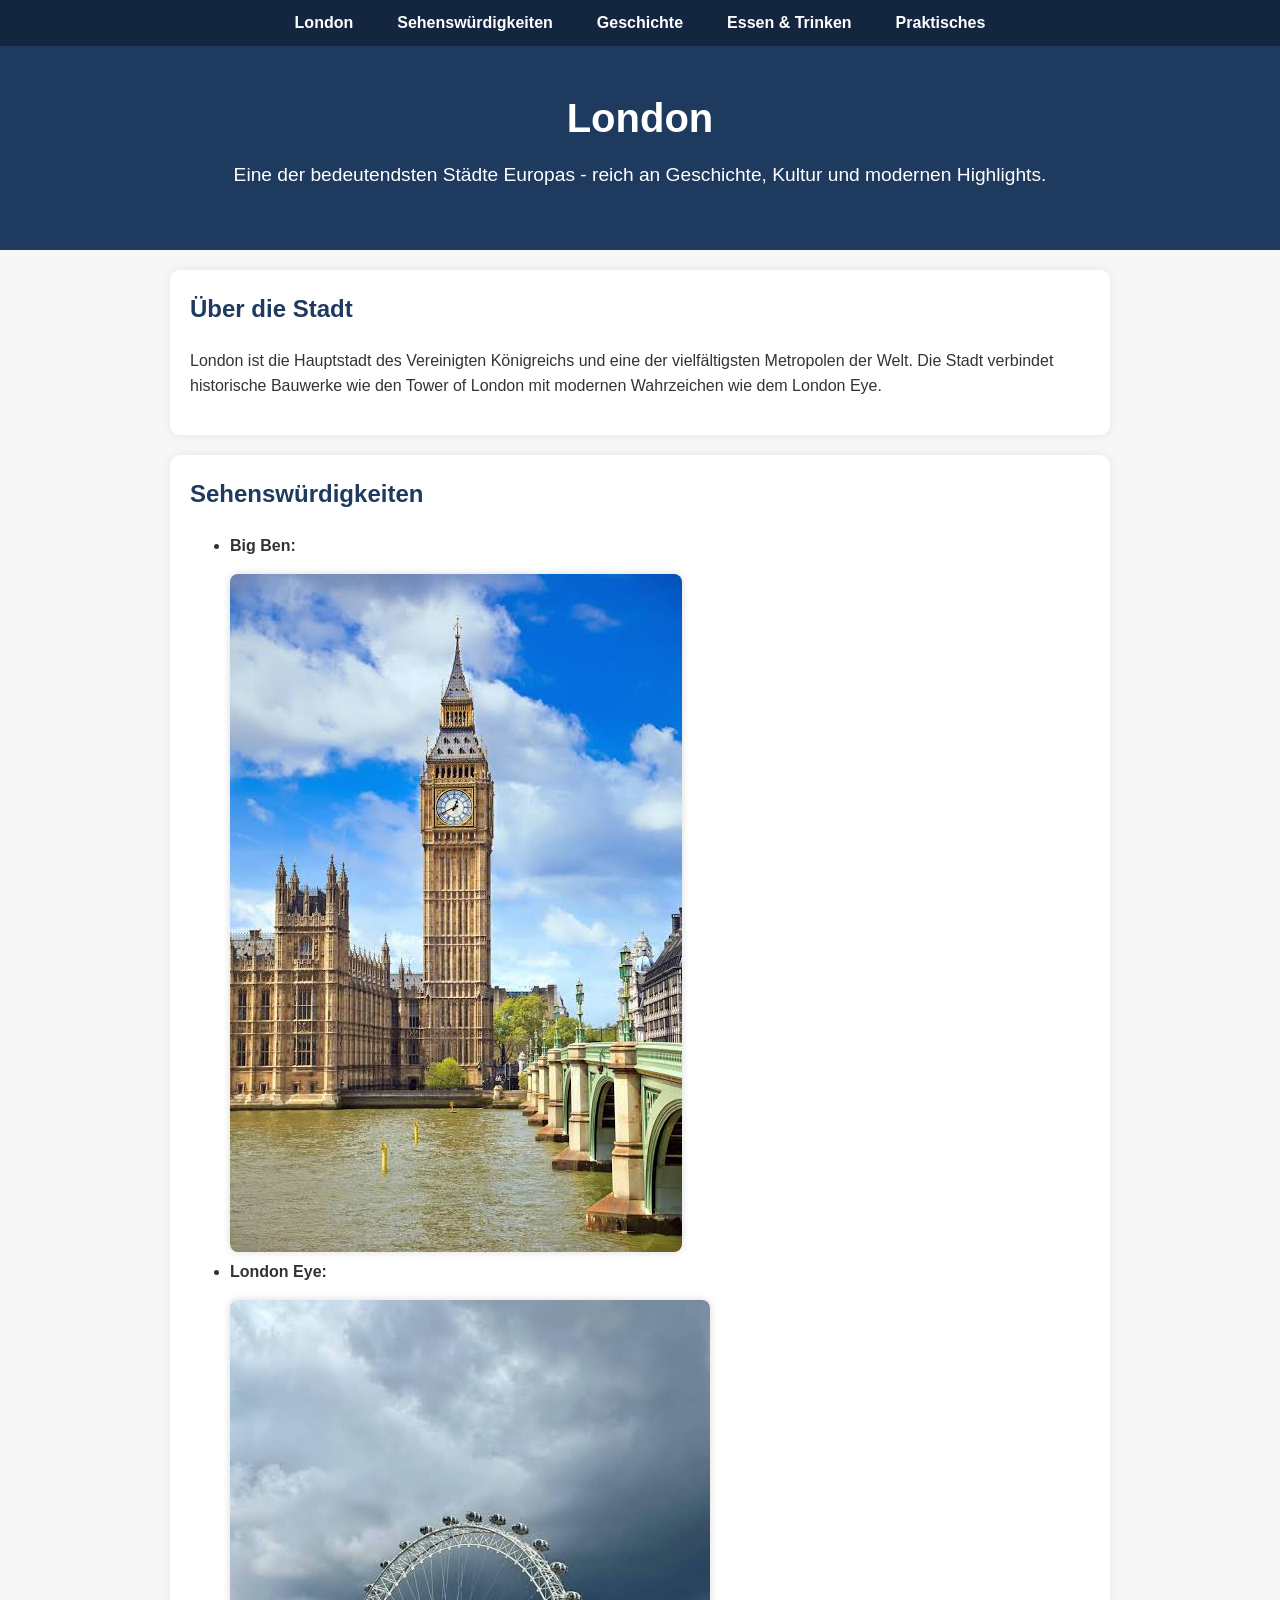
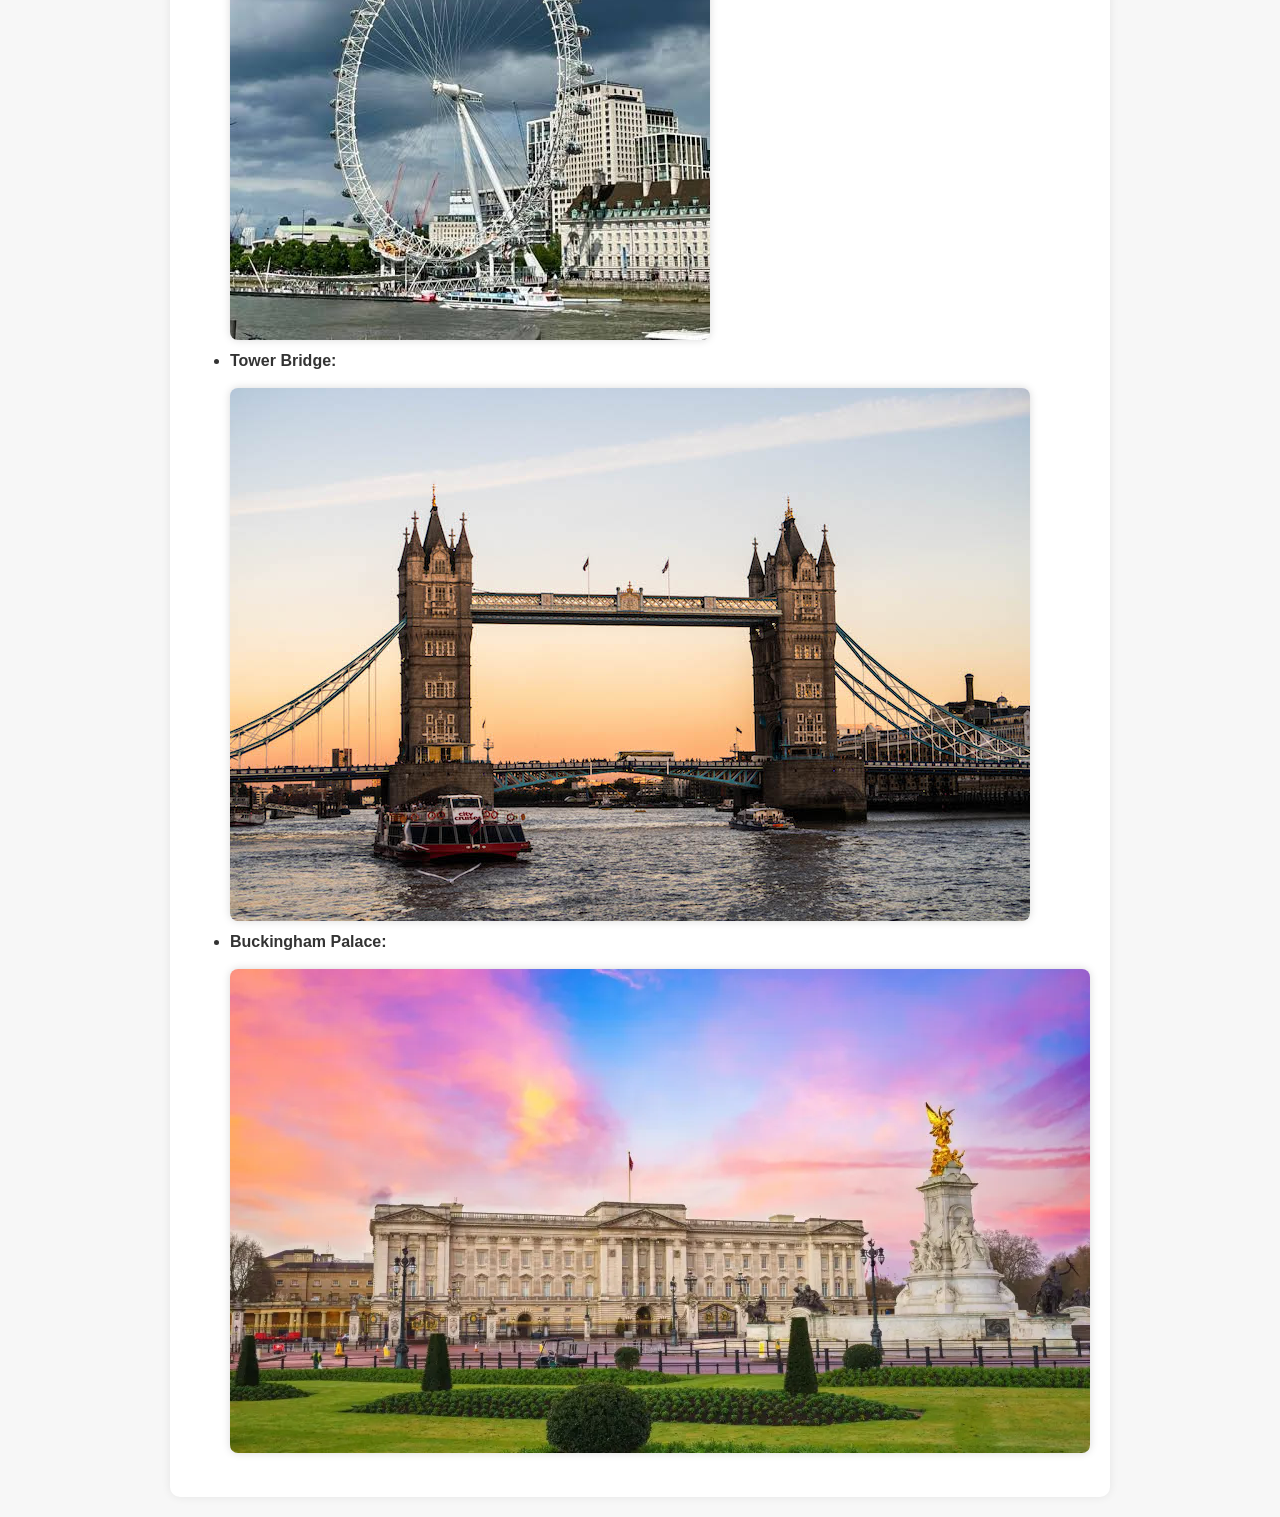
<file: Index.html>
<!DOCTYPE html>
<html lang="de">
<head>
    <meta charset="UTF-8">
    <meta name="viewport" content="width=device-width, initial-scale=1.0">
    <title>London</title>
    <link rel="stylesheet" href="style.css">
</head>
<body>

<nav>
    <ul>
        <li><a href="London.html">London</a></li>
        <li><a href="Sehenswuerdigkeiten.html">Sehenswürdigkeiten</a></li>
        <li><a href="Geschichte.html">Geschichte</a></li>
        <li><a href="essen-trinken.html">Essen & Trinken</a></li>
        <li><a href="Praktisches.html">Praktisches</a></li>
    </ul>
</nav>

<header>
    <h1>London</h1>
    <p>Eine der bedeutendsten Städte Europas - reich an Geschichte, Kultur und modernen Highlights.</p>
</header>

<section>
    <h2>Über die Stadt</h2>
    <p>
        London ist die Hauptstadt des Vereinigten Königreichs und eine der vielfältigsten Metropolen der Welt.
        Die Stadt verbindet historische Bauwerke wie den Tower of London mit modernen Wahrzeichen wie dem London Eye.
    </p>
</section>

<section>
    <h2>Sehenswürdigkeiten</h2>
    <ul>
        <li>
            <strong>Big Ben:</strong><br>
            <img src="Images/BigBen.jpg" alt="Big Ben" class="responsive-img">
        </li>

        <li>
            <strong>London Eye:</strong><br>
            <img src="Images/LondonEye.jpg" alt="London Eye" class="responsive-img">
        </li>

        <li>
            <strong>Tower Bridge:</strong><br>
            <img src="Images/TowerBridge.jpg" alt="Tower Bridge" class="responsive-img">
        </li>

        <li>
            <strong>Buckingham Palace:</strong><br>
            <img src="Images/buckingham.webp" alt="Buckingham Palace" class="responsive-img">
        </li>
    </ul>
</section>
</file>
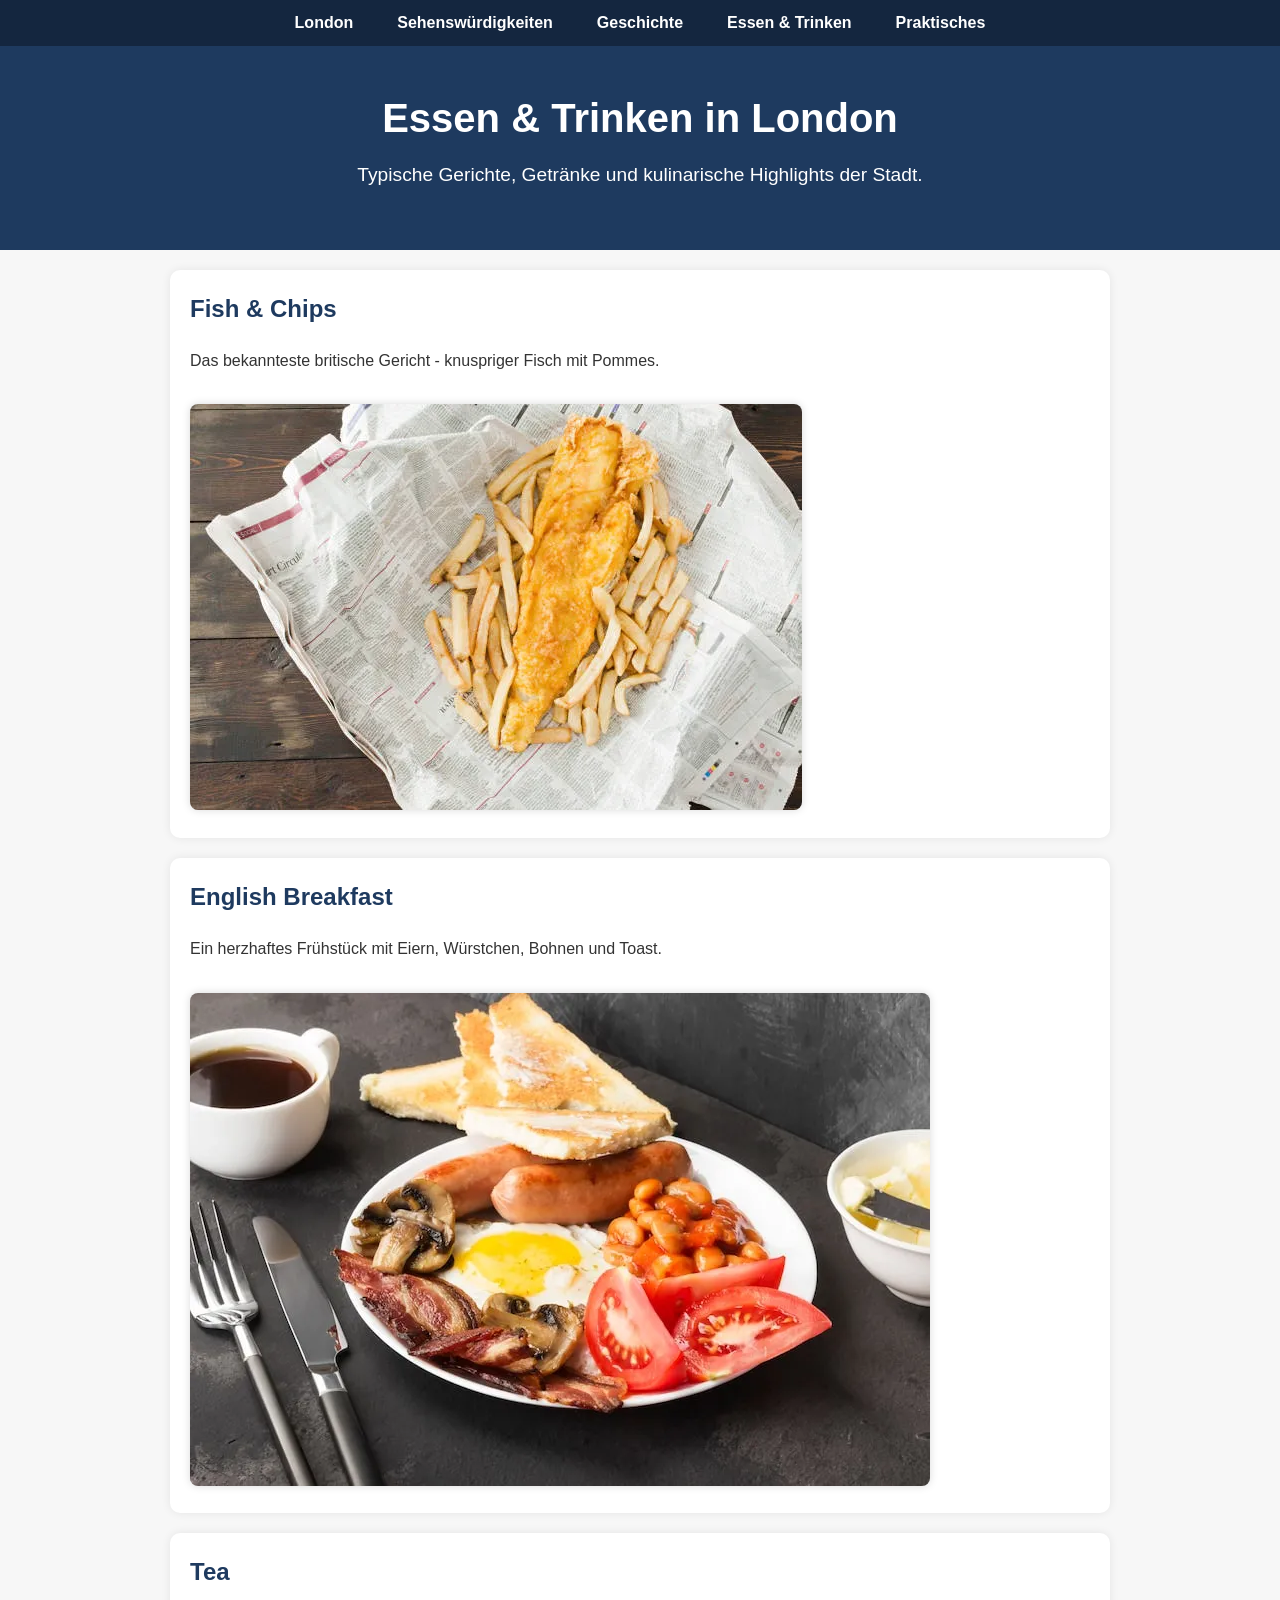
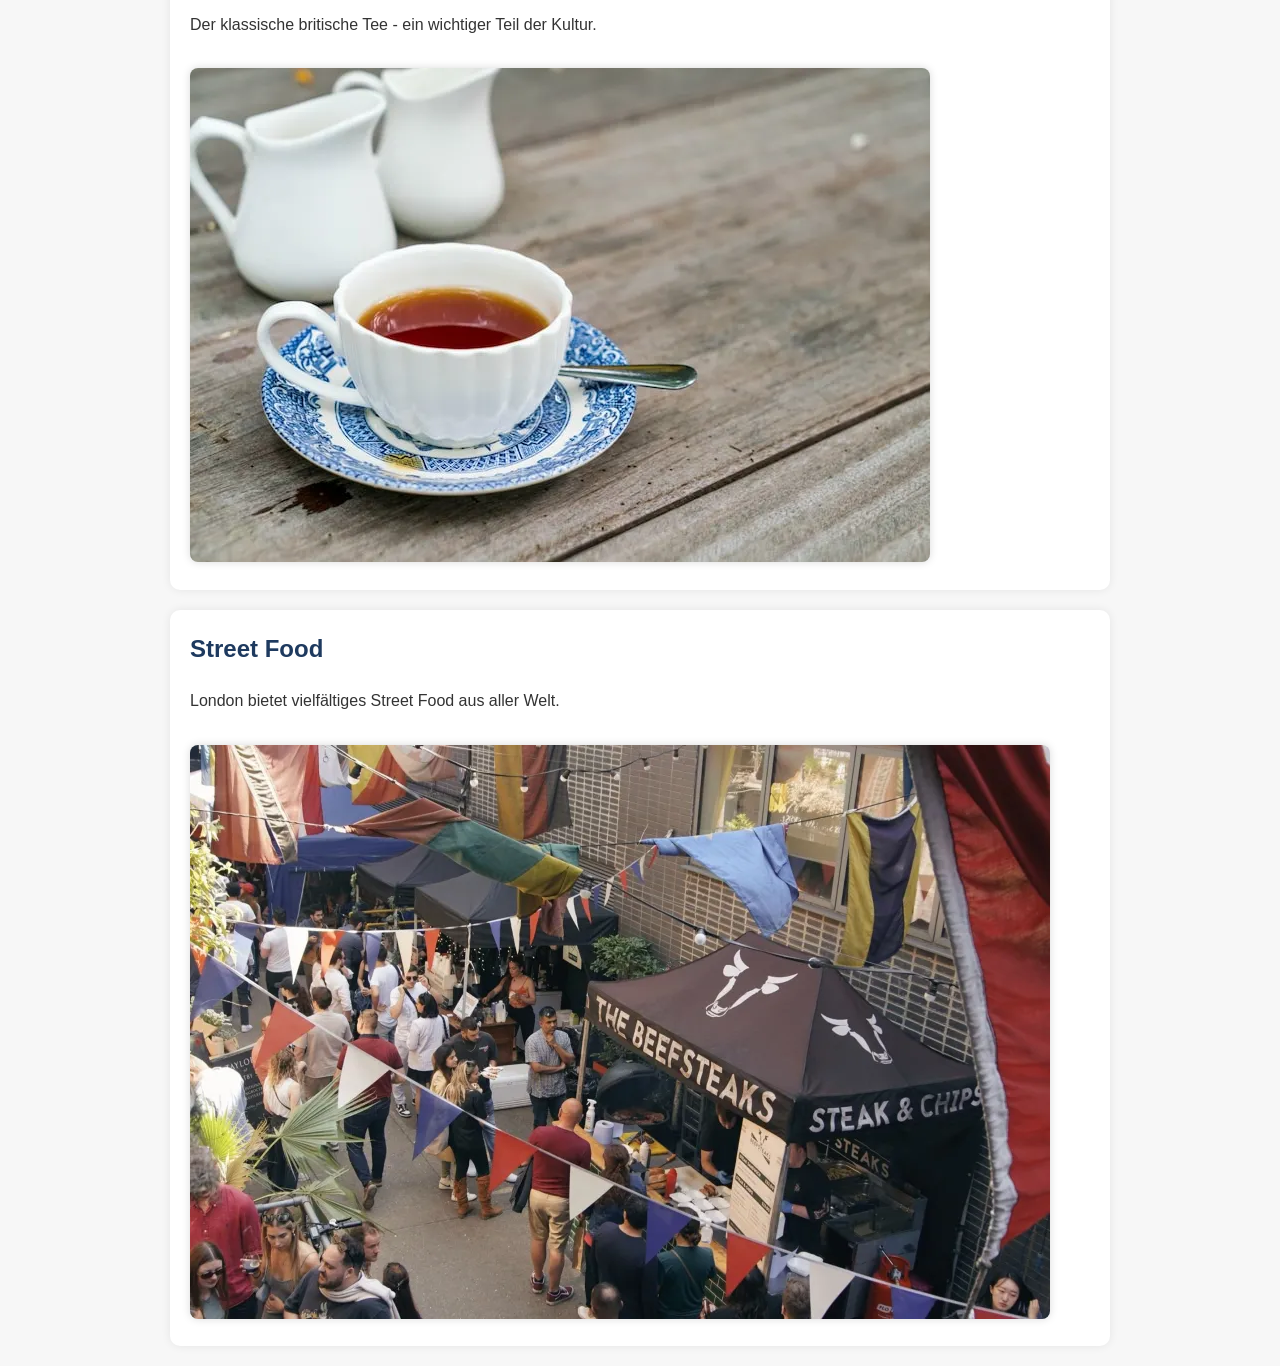
<file: essen-trinken.html>
<!DOCTYPE html>
<html lang="de">
<head>
    <meta charset="UTF-8">
    <meta name="viewport" content="width=device-width, initial-scale=1.0">
    <title>Essen & Trinken</title>
    <link rel="stylesheet" href="style.css">
</head>
<body>

<nav>
    <ul>
        <li><a href="London.html">London</a></li>
        <li><a href="Sehenswuerdigkeiten.html">Sehenswürdigkeiten</a></li>
        <li><a href="Geschichte.html">Geschichte</a></li>
        <li><a href="essen-trinken.html">Essen & Trinken</a></li>
        <li><a href="Praktisches.html">Praktisches</a></li>
    </ul>
</nav>

<header>
    <h1>Essen & Trinken in London</h1>
    <p>Typische Gerichte, Getränke und kulinarische Highlights der Stadt.</p>
</header>

<section>
    <h2>Fish & Chips</h2>
    <p>Das bekannteste britische Gericht - knuspriger Fisch mit Pommes.</p>
    <img src="Images/fish-and-chips.webp" alt="Fish & Chips" class="responsive-img">
</section>

<section>
    <h2>English Breakfast</h2>
    <p>Ein herzhaftes Frühstück mit Eiern, Würstchen, Bohnen und Toast.</p>
    <img src="Images/englishbreakfast.webp" alt="English Breakfast" class="responsive-img">
</section>

<section>
    <h2>Tea</h2>
    <p>Der klassische britische Tee - ein wichtiger Teil der Kultur.</p>
    <img src="Images/tea.webp" alt="Britischer Tee" class="responsive-img">
</section>

<section>
    <h2>Street Food</h2>
    <p>London bietet vielfältiges Street Food aus aller Welt.</p>
    <img src="Images/streetfood.webp" alt="Street Food" class="responsive-img">
</section>

</body>
</html>
</file>
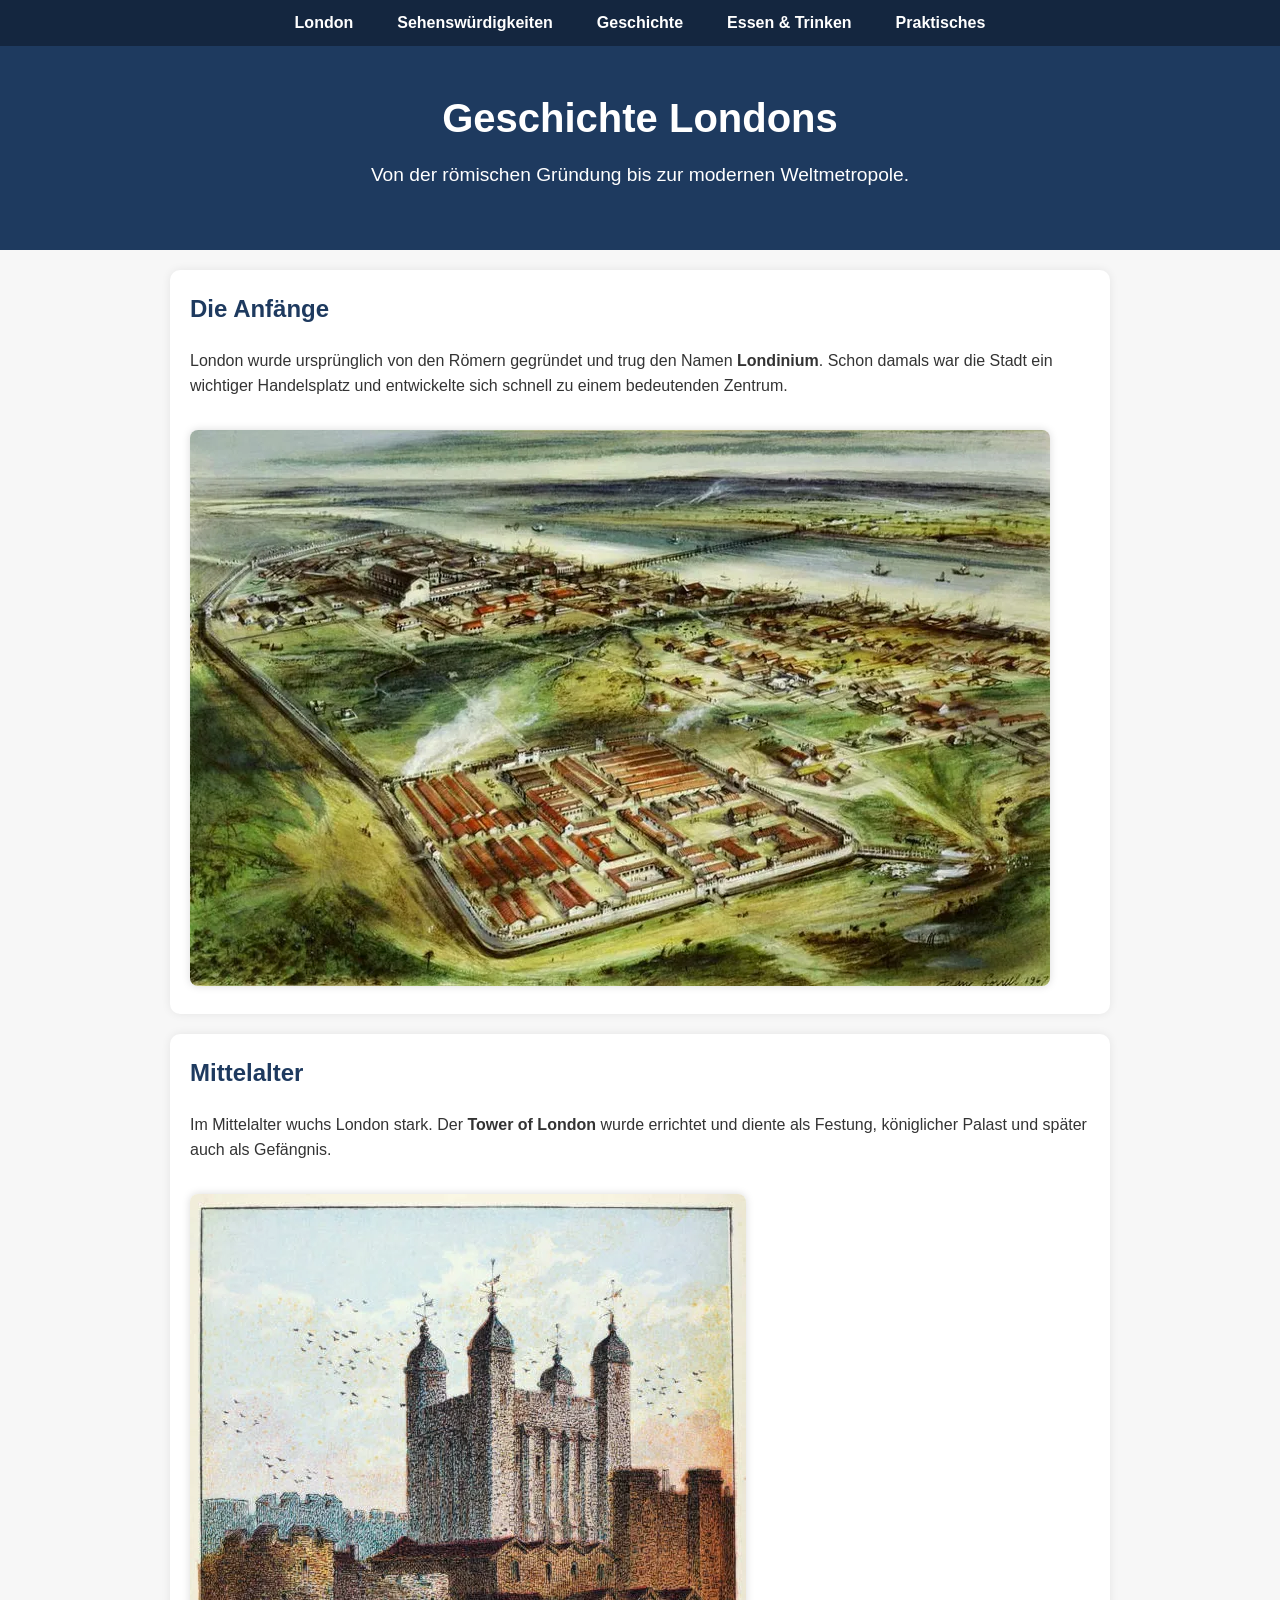
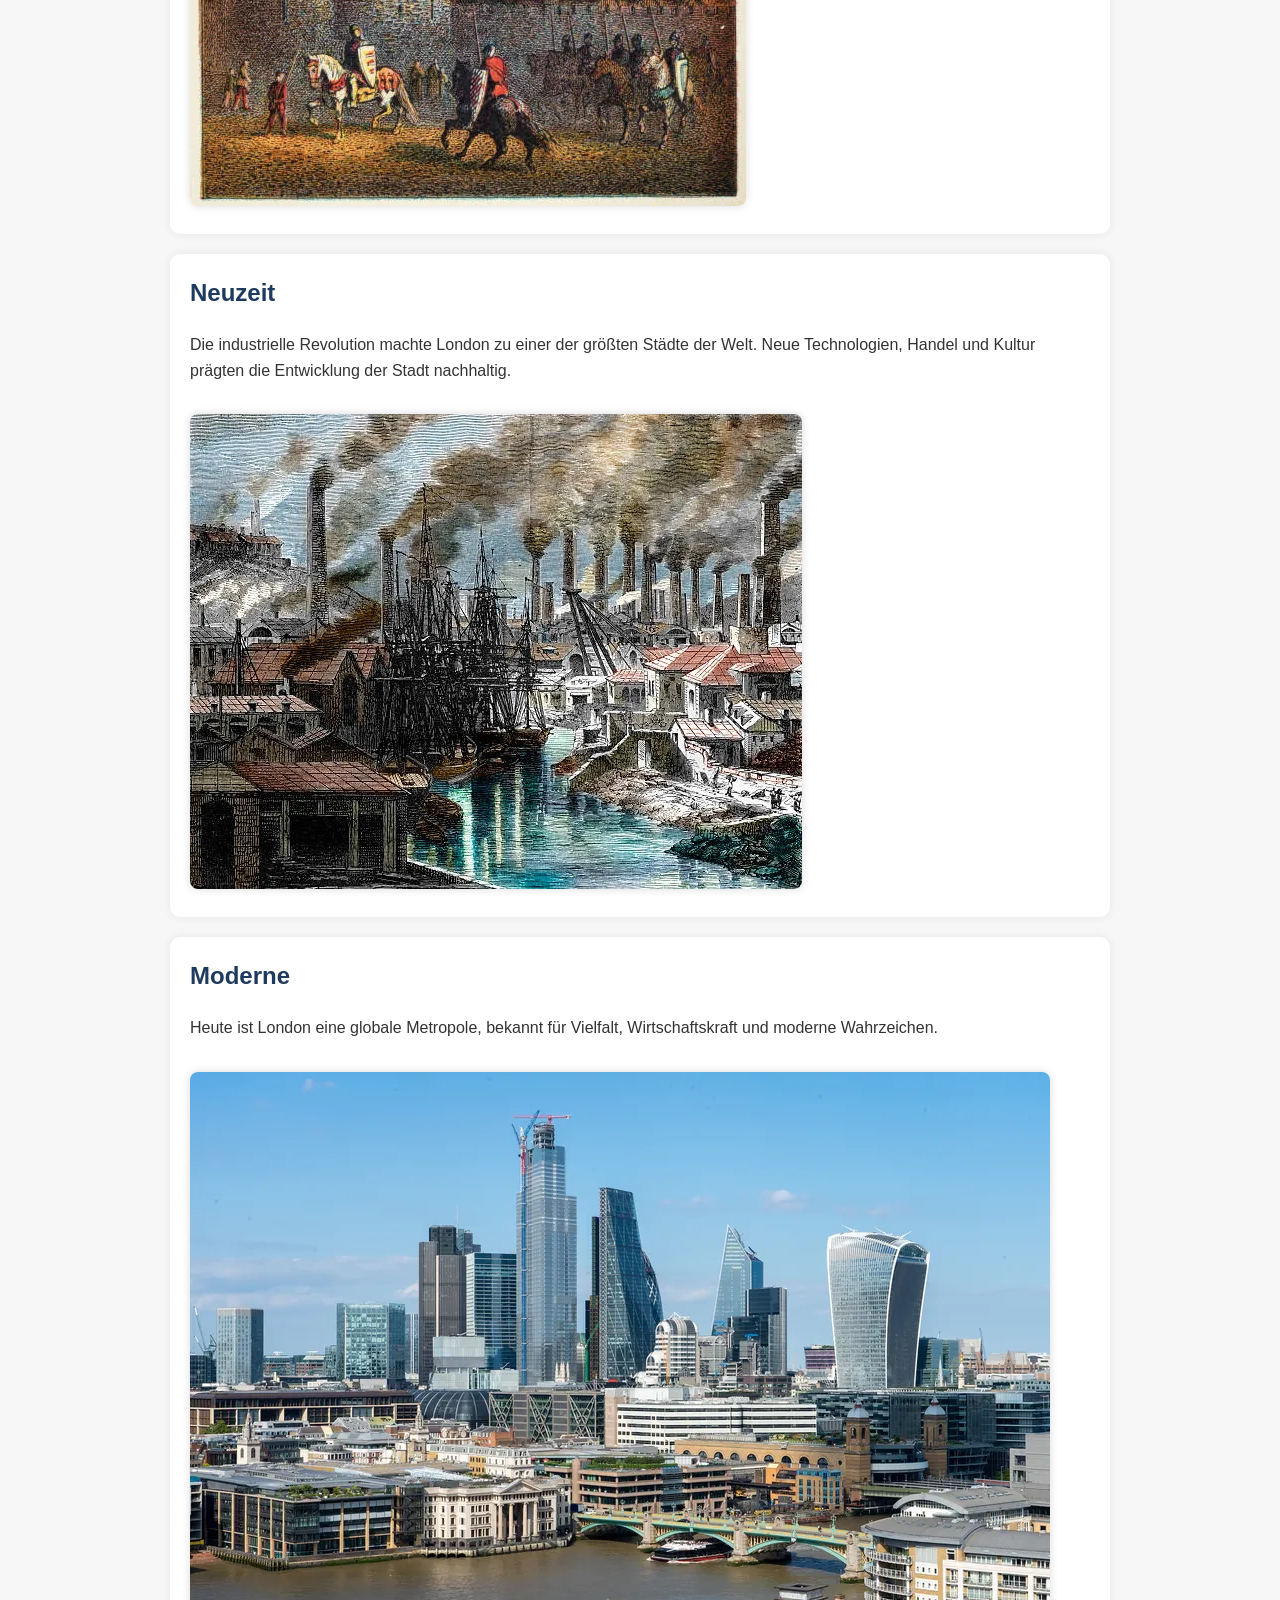
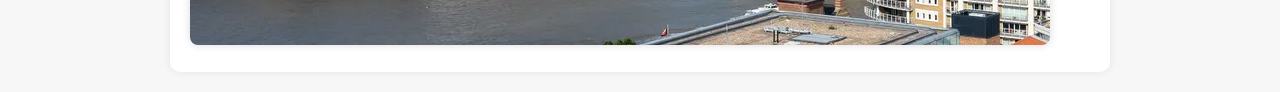
<file: Geschichte.html>
<!DOCTYPE html>
<html lang="de">
<head>
    <meta charset="UTF-8">
    <meta name="viewport" content="width=device-width, initial-scale=1.0">
    <title>Geschichte</title>
    <link rel="stylesheet" href="style.css">
</head>
<body>

<nav>
    <ul>
        <li><a href="London.html">London</a></li>
        <li><a href="Sehenswuerdigkeiten.html">Sehenswürdigkeiten</a></li>
        <li><a href="Geschichte.html">Geschichte</a></li>
        <li><a href="essen-trinken.html">Essen & Trinken</a></li>
        <li><a href="Praktisches.html">Praktisches</a></li>
    </ul>
</nav>

<header>
    <h1>Geschichte Londons</h1>
    <p>Von der römischen Gründung bis zur modernen Weltmetropole.</p>
</header>

<section>
    <h2>Die Anfänge</h2>
    <p>
        London wurde ursprünglich von den Römern gegründet und trug den Namen <strong>Londinium</strong>.
        Schon damals war die Stadt ein wichtiger Handelsplatz und entwickelte sich schnell zu einem bedeutenden Zentrum.
    </p>
    <img src="Images/londinium.webp" alt="Römisches Londinium" class="responsive-img">
</section>

<section>
    <h2>Mittelalter</h2>
    <p>
        Im Mittelalter wuchs London stark. Der <strong>Tower of London</strong> wurde errichtet und diente als Festung,
        königlicher Palast und später auch als Gefängnis.
    </p>
    <img src="Images/toweroflondon.webp" alt="Tower of London" class="responsive-img">
</section>

<section>
    <h2>Neuzeit</h2>
    <p>
        Die industrielle Revolution machte London zu einer der größten Städte der Welt.
        Neue Technologien, Handel und Kultur prägten die Entwicklung der Stadt nachhaltig.
    </p>
    <img src="Images/industrielleslondon.webp" alt="Industrielles London" class="responsive-img">
</section>

<section>
    <h2>Moderne</h2>
    <p>
        Heute ist London eine globale Metropole, bekannt für Vielfalt, Wirtschaftskraft und moderne Wahrzeichen.
    </p>
    <img src="Images/skyline.webp" alt="London Skyline" class="responsive-img">
</section>

</body>
</html>
</file>
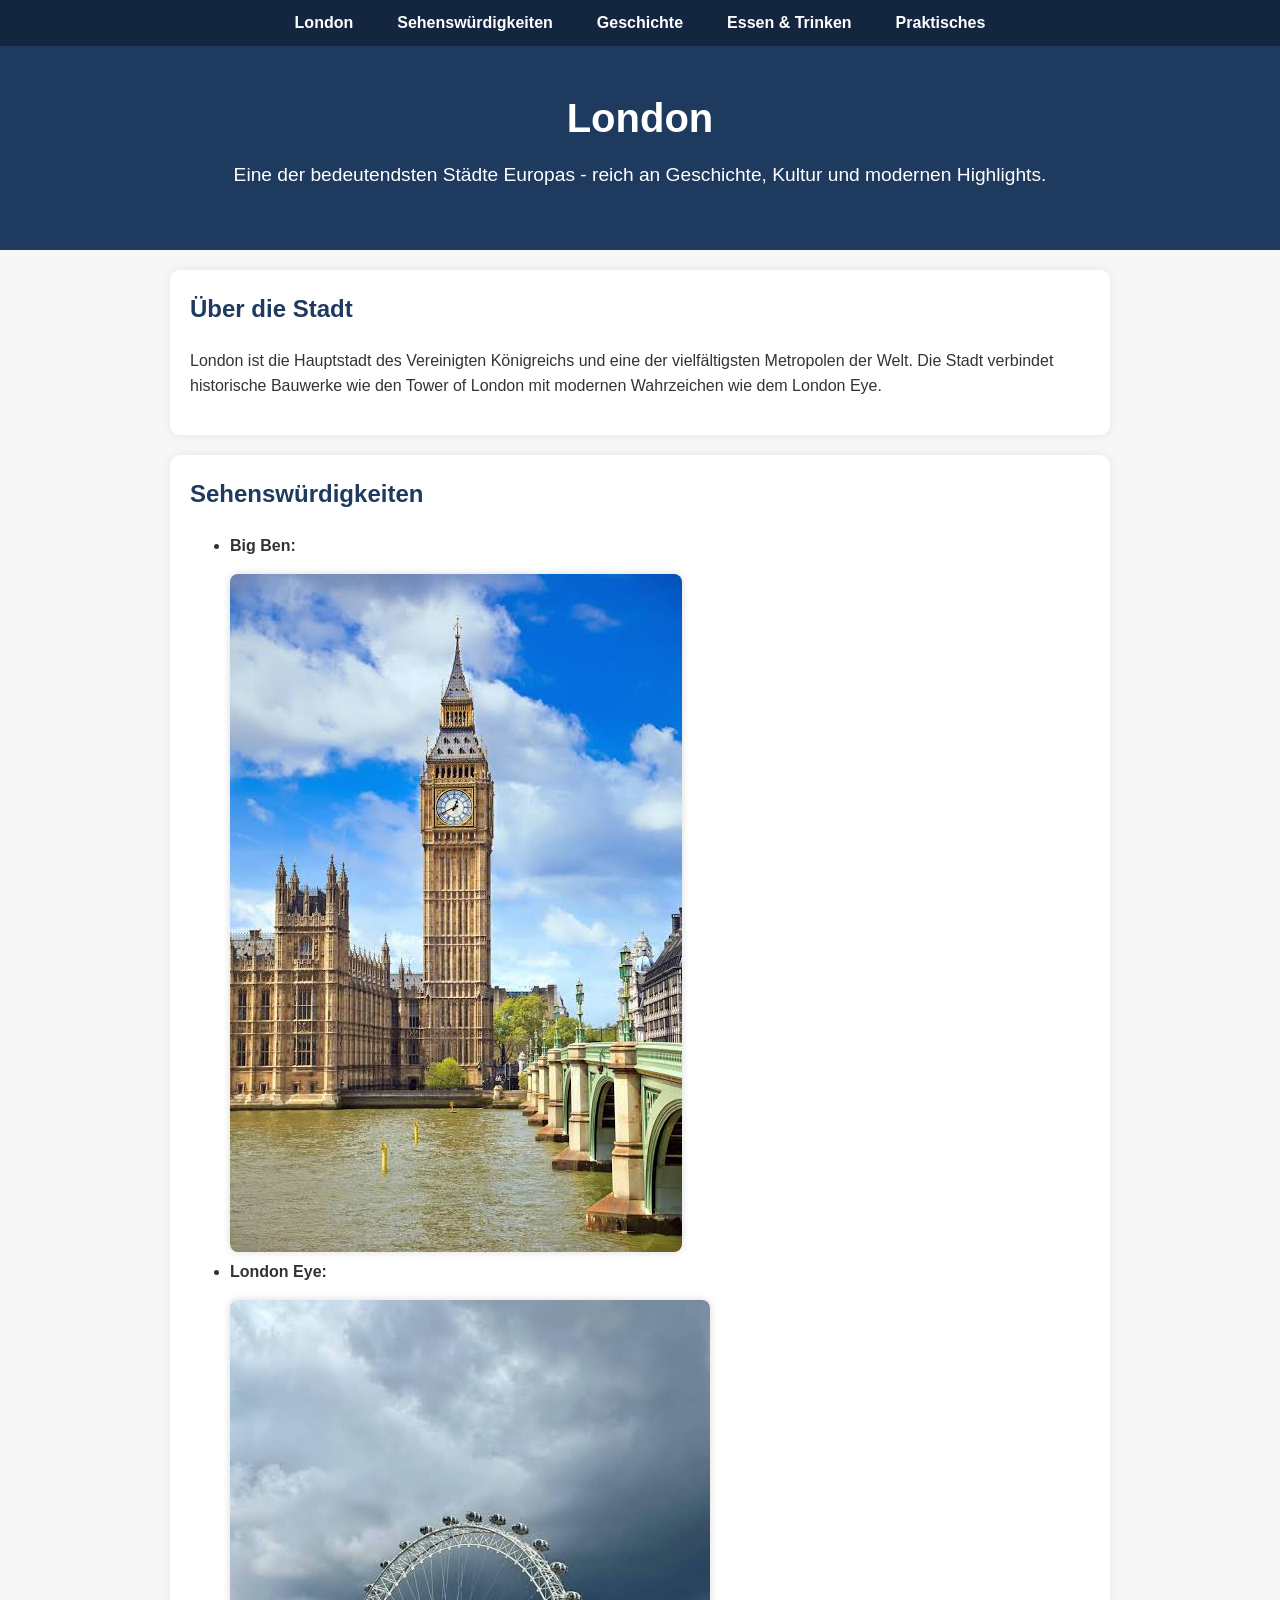
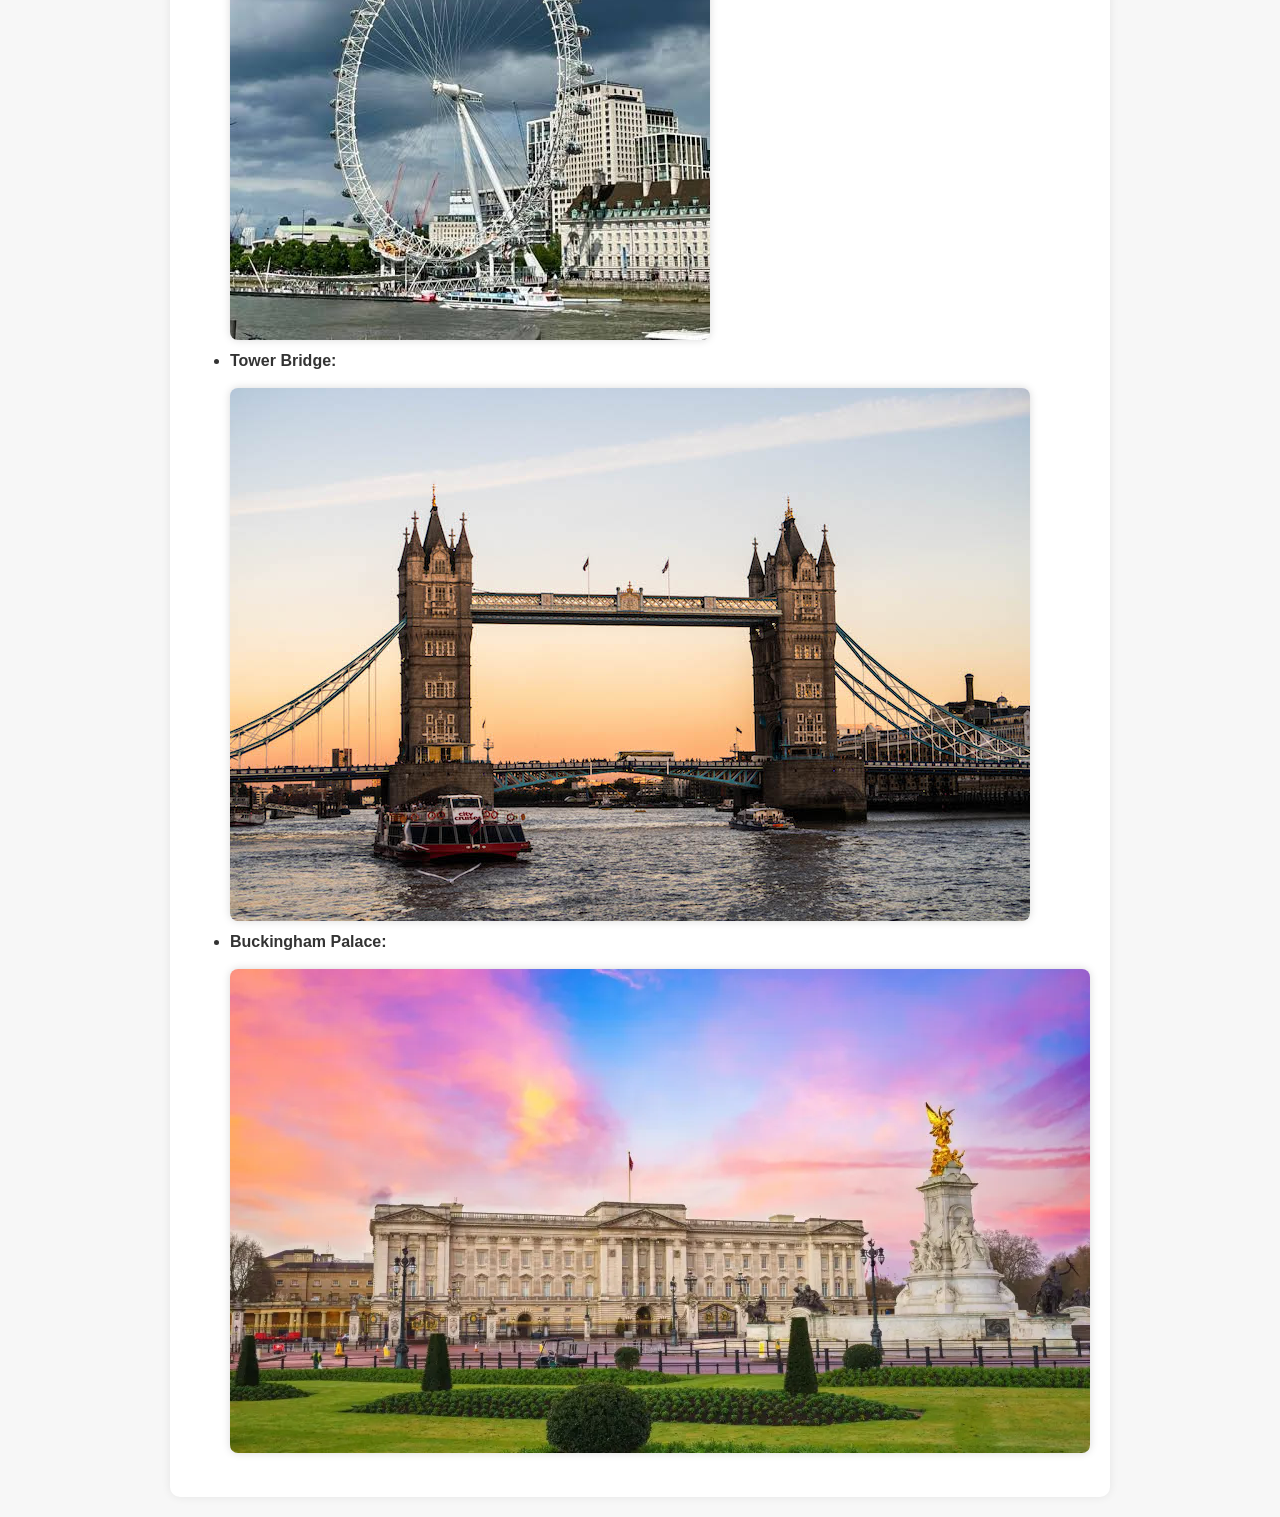
<file: London.html>
<!DOCTYPE html>
<html lang="de">
<head>
    <meta charset="UTF-8">
    <meta name="viewport" content="width=device-width, initial-scale=1.0">
    <title>London</title>
    <link rel="stylesheet" href="style.css">
</head>
<body>

<nav>
    <ul>
        <li><a href="London.html">London</a></li>
        <li><a href="Sehenswuerdigkeiten.html">Sehenswürdigkeiten</a></li>
        <li><a href="Geschichte.html">Geschichte</a></li>
        <li><a href="essen-trinken.html">Essen & Trinken</a></li>
        <li><a href="Praktisches.html">Praktisches</a></li>
    </ul>
</nav>

<header>
    <h1>London</h1>
    <p>Eine der bedeutendsten Städte Europas - reich an Geschichte, Kultur und modernen Highlights.</p>
</header>

<section>
    <h2>Über die Stadt</h2>
    <p>
        London ist die Hauptstadt des Vereinigten Königreichs und eine der vielfältigsten Metropolen der Welt.
        Die Stadt verbindet historische Bauwerke wie den Tower of London mit modernen Wahrzeichen wie dem London Eye.
    </p>
</section>

<section>
    <h2>Sehenswürdigkeiten</h2>
    <ul>
        <li>
            <strong>Big Ben:</strong><br>
            <img src="Images/BigBen.jpg" alt="Big Ben" class="responsive-img">
        </li>

        <li>
            <strong>London Eye:</strong><br>
            <img src="Images/LondonEye.jpg" alt="London Eye" class="responsive-img">
        </li>

        <li>
            <strong>Tower Bridge:</strong><br>
            <img src="Images/TowerBridge.jpg" alt="Tower Bridge" class="responsive-img">
        </li>

        <li>
            <strong>Buckingham Palace:</strong><br>
            <img src="Images/buckingham.webp" alt="Buckingham Palace" class="responsive-img">
        </li>
    </ul>
</section>
</file>
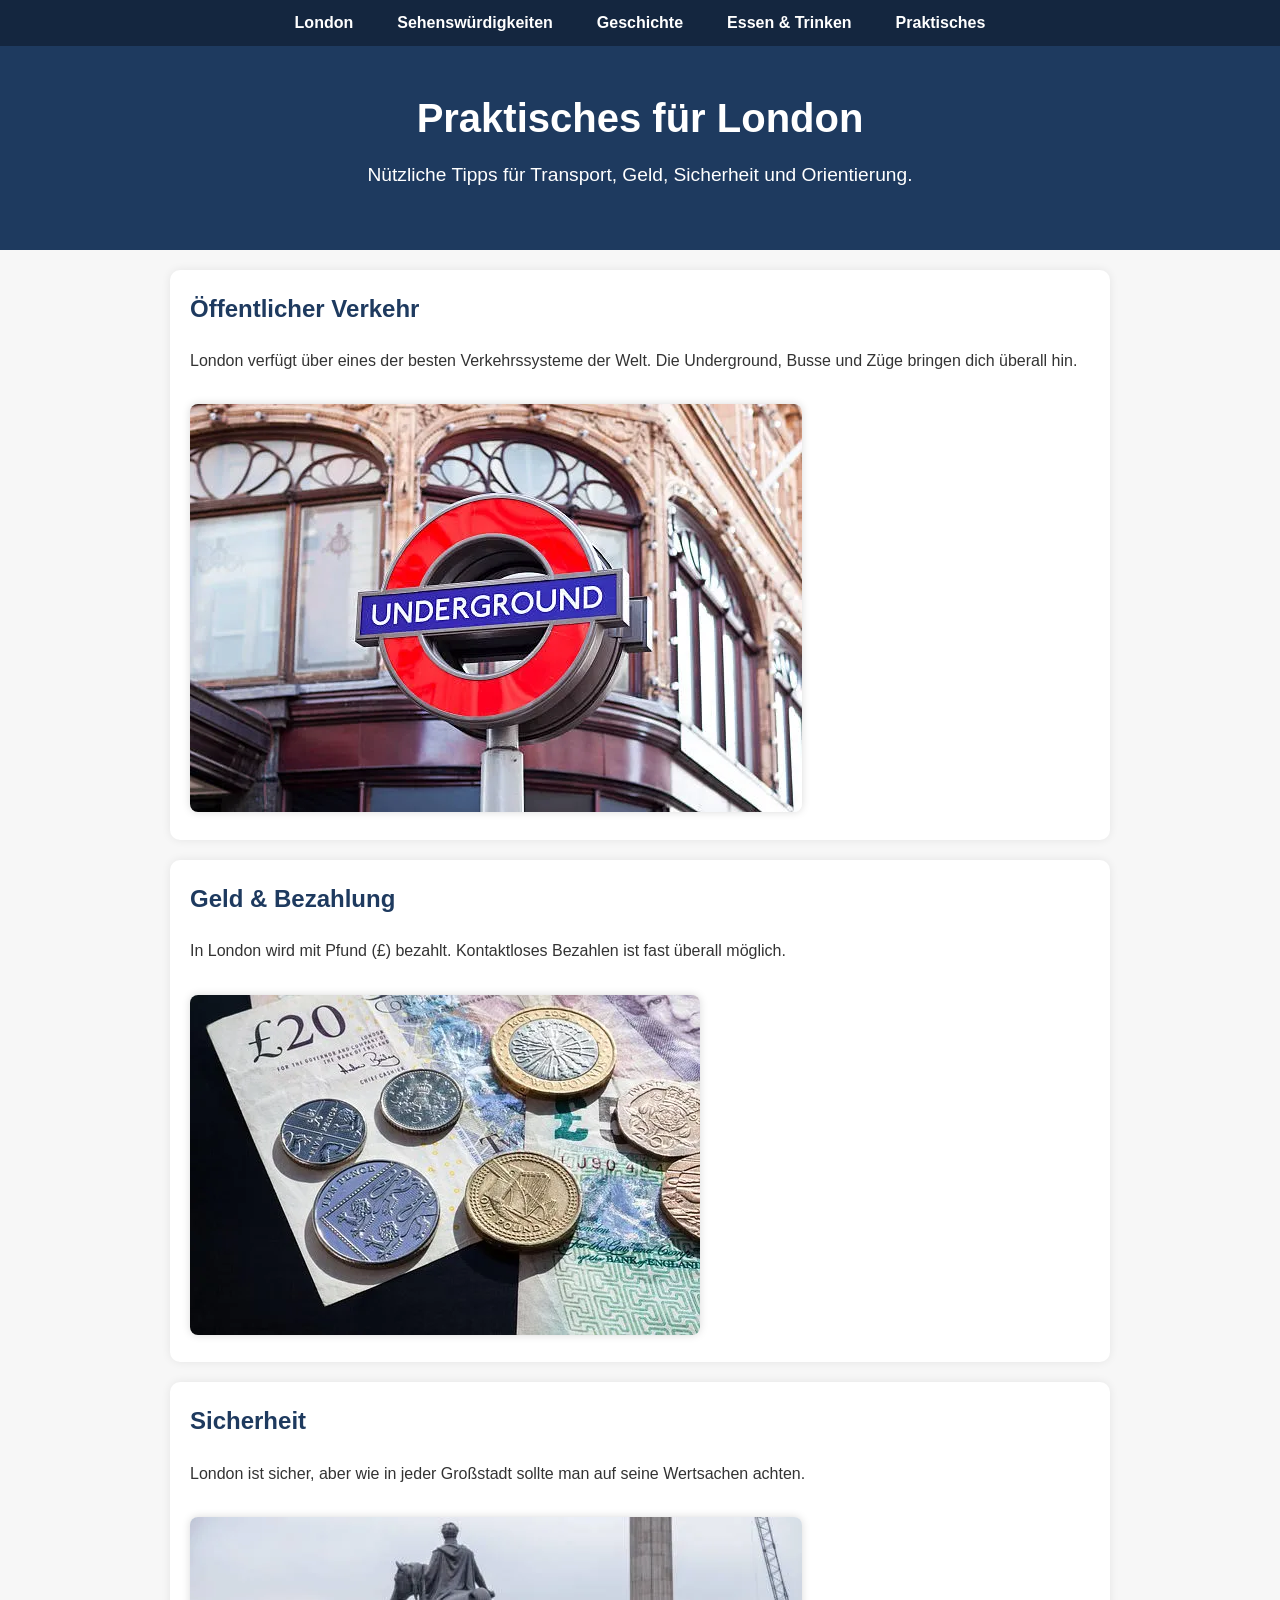
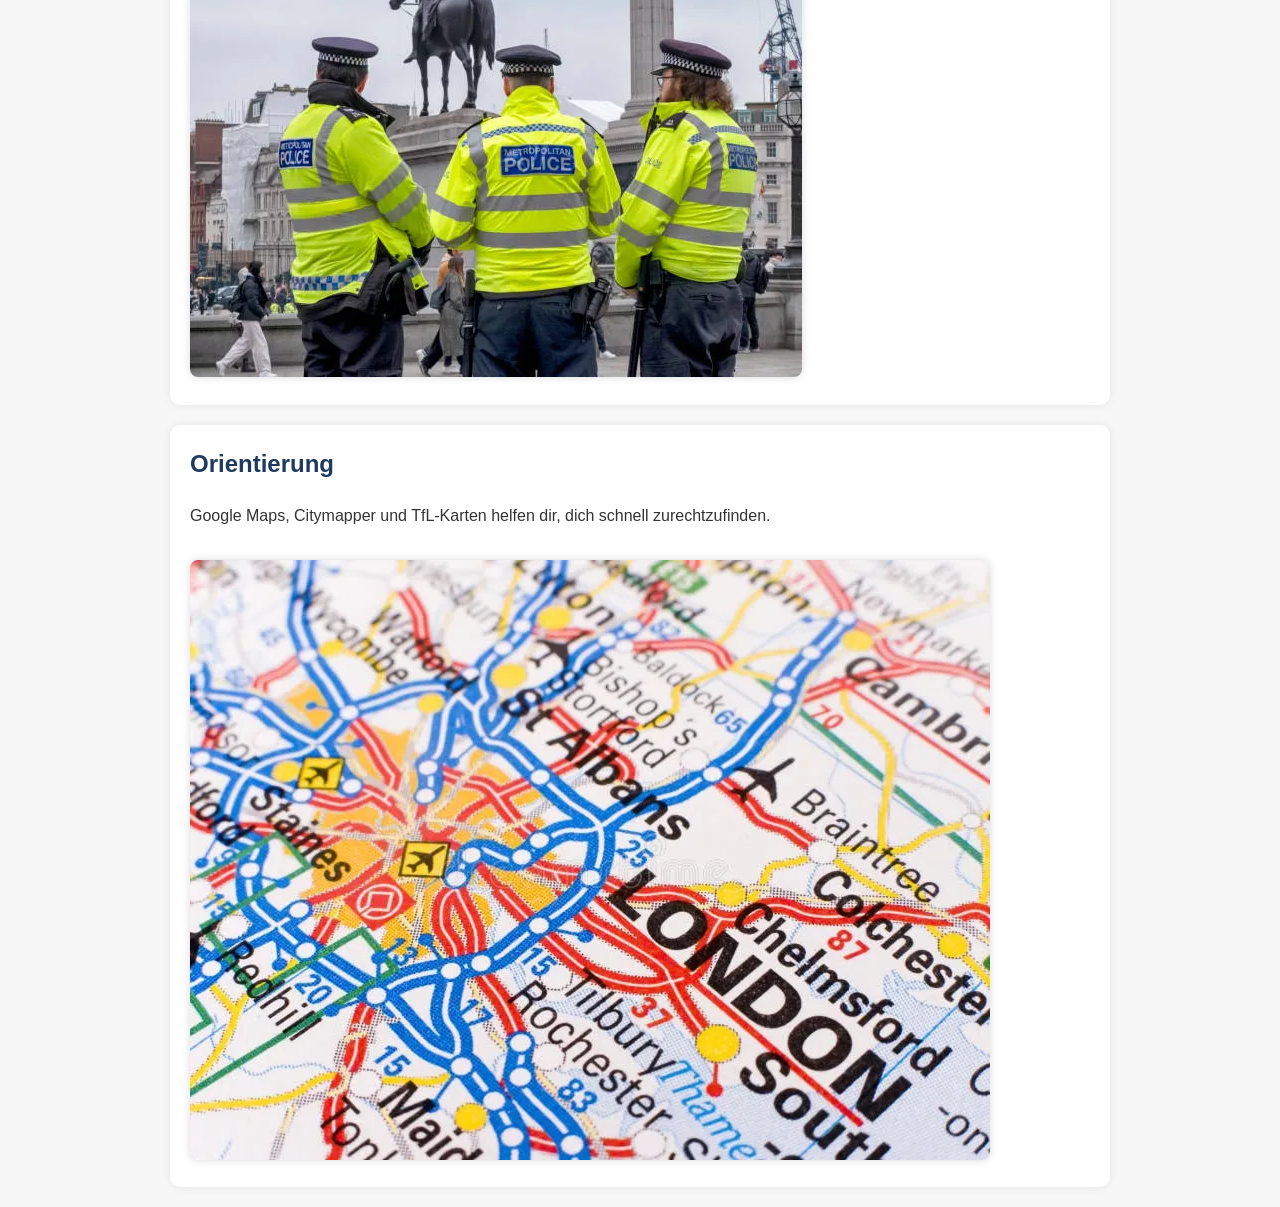
<file: Praktisches.html>
<!DOCTYPE html>
<html lang="de">
<head>
    <meta charset="UTF-8">
    <meta name="viewport" content="width=device-width, initial-scale=1.0">
    <title>Praktisches</title>
    <link rel="stylesheet" href="style.css">
</head>
<body>

<nav>
    <ul>
        <li><a href="London.html">London</a></li>
        <li><a href="Sehenswuerdigkeiten.html">Sehenswürdigkeiten</a></li>
        <li><a href="Geschichte.html">Geschichte</a></li>
        <li><a href="essen-trinken.html">Essen & Trinken</a></li>
        <li><a href="Praktisches.html">Praktisches</a></li>
    </ul>
</nav>

<header>
    <h1>Praktisches für London</h1>
    <p>Nützliche Tipps für Transport, Geld, Sicherheit und Orientierung.</p>
</header>

<section>
    <h2>Öffentlicher Verkehr</h2>
    <p>
        London verfügt über eines der besten Verkehrssysteme der Welt. Die Underground, Busse und Züge bringen dich überall hin.
    </p>
    <img src="Images/Underground.webp" alt="London Underground" class="responsive-img">
</section>

<section>
    <h2>Geld & Bezahlung</h2>
    <p>
        In London wird mit Pfund (£) bezahlt. Kontaktloses Bezahlen ist fast überall möglich.
    </p>
    <img src="Images/Pfund.webp" alt="Britische Pfund" class="responsive-img">
</section>

<section>
    <h2>Sicherheit</h2>
    <p>
        London ist sicher, aber wie in jeder Großstadt sollte man auf seine Wertsachen achten.
    </p>
    <img src="Images/Police.webp" alt="Polizei London" class="responsive-img">
</section>

<section>
    <h2>Orientierung</h2>
    <p>
        Google Maps, Citymapper und TfL-Karten helfen dir, dich schnell zurechtzufinden.
    </p>
    <img src="Images/Karte.webp" alt="London Karte" class="responsive-img">
</section>

</body>
</html>
</file>
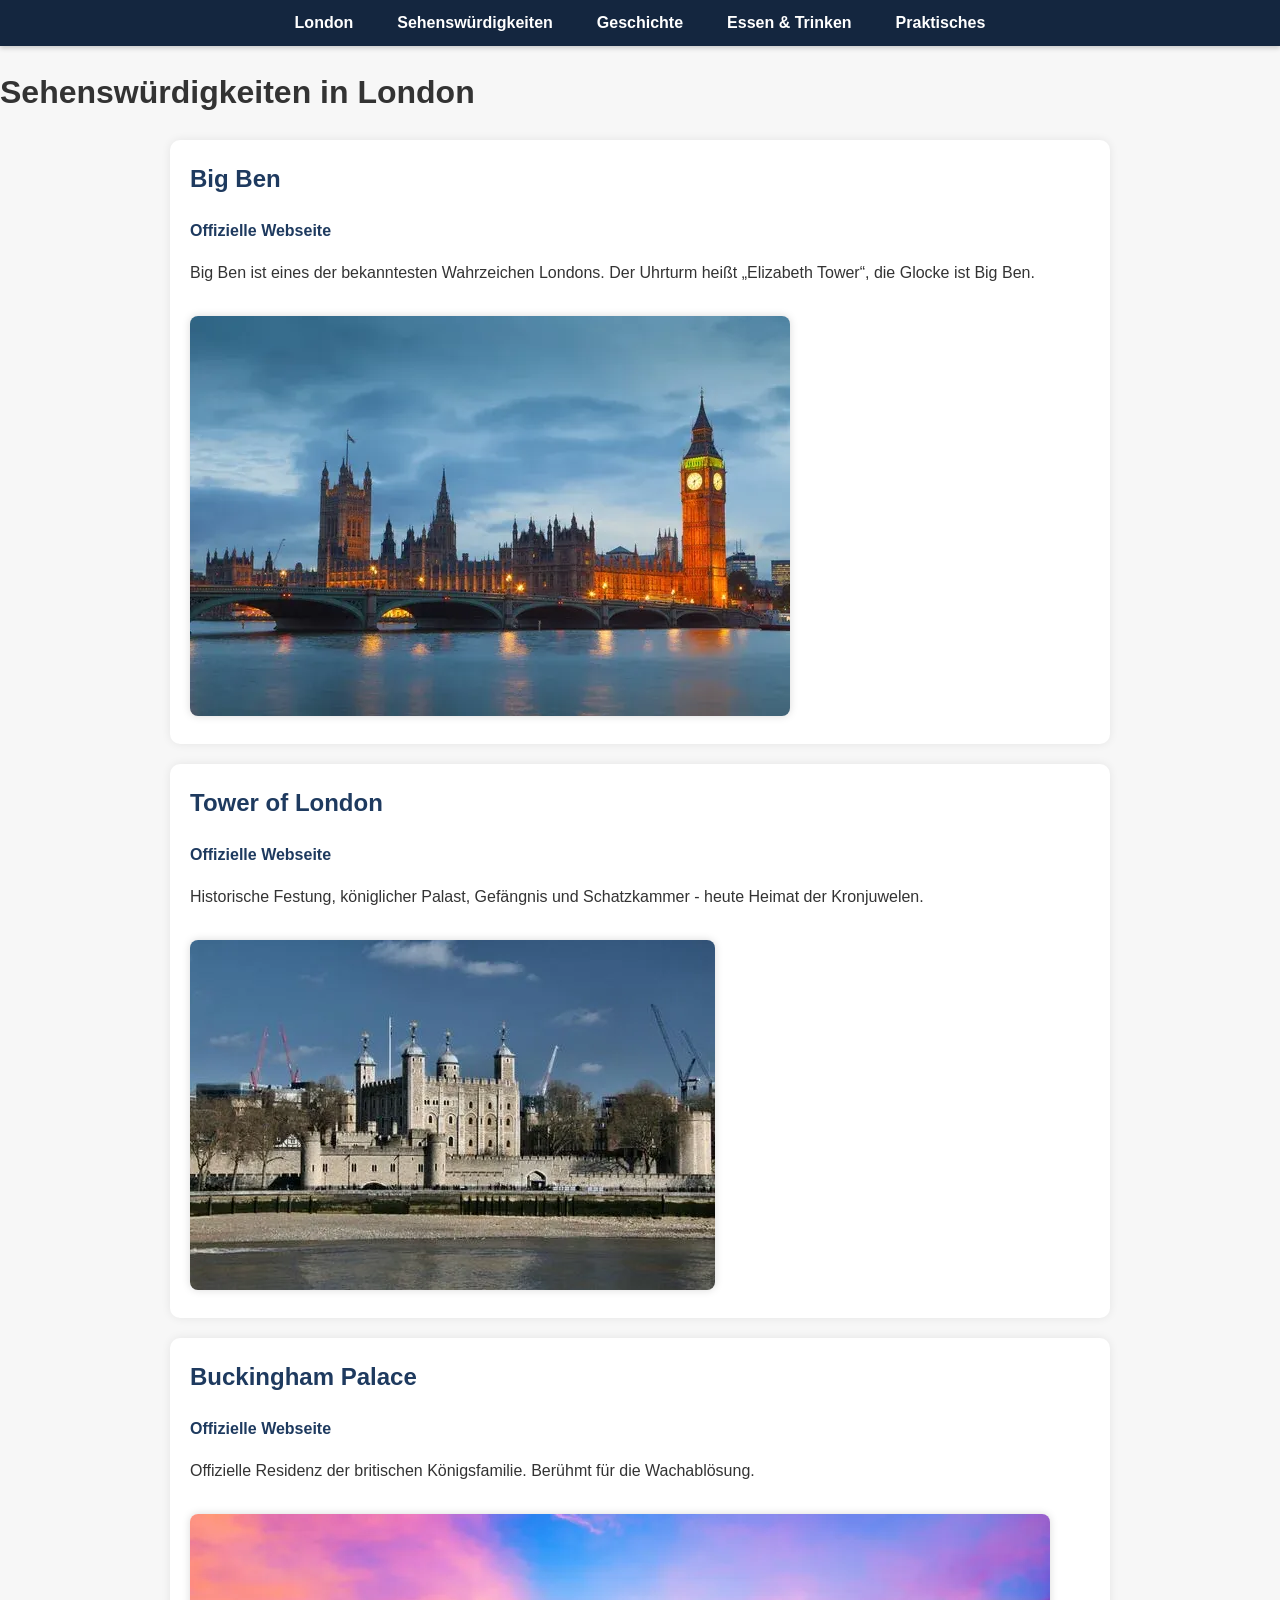
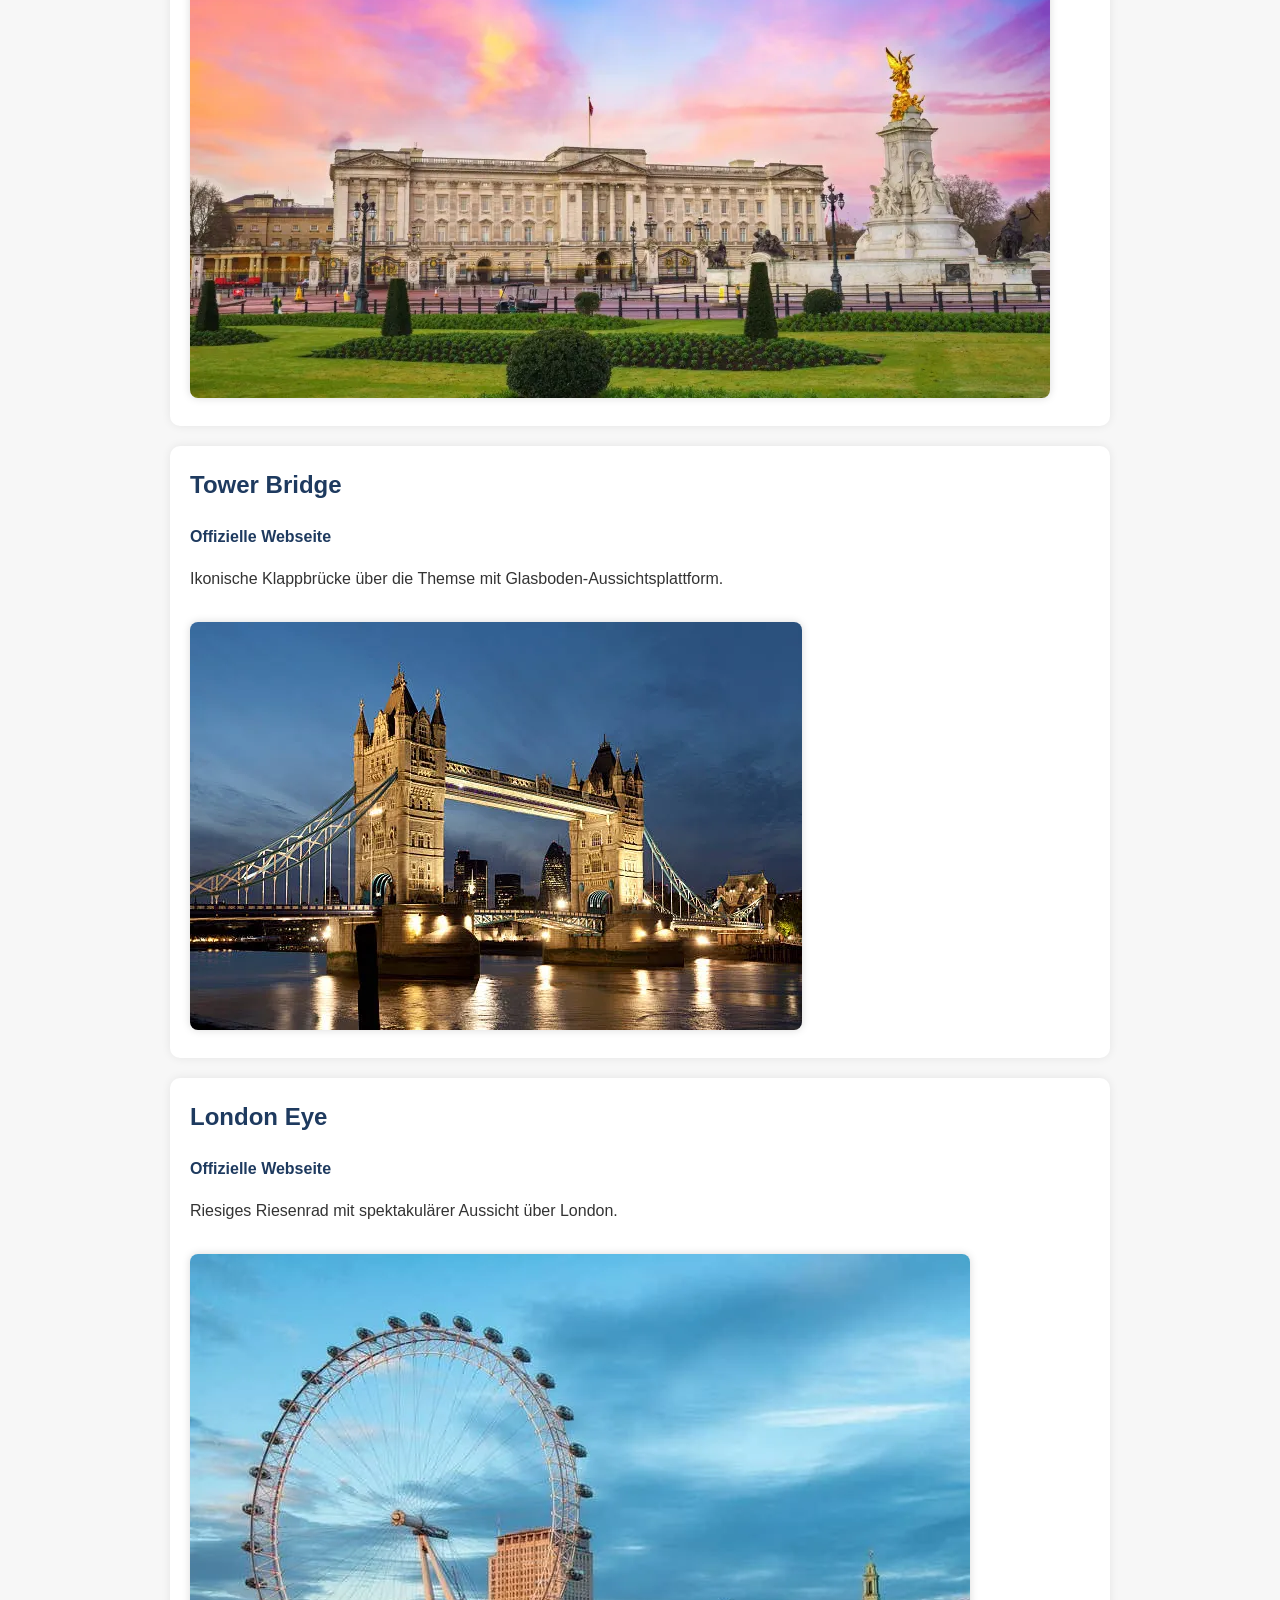
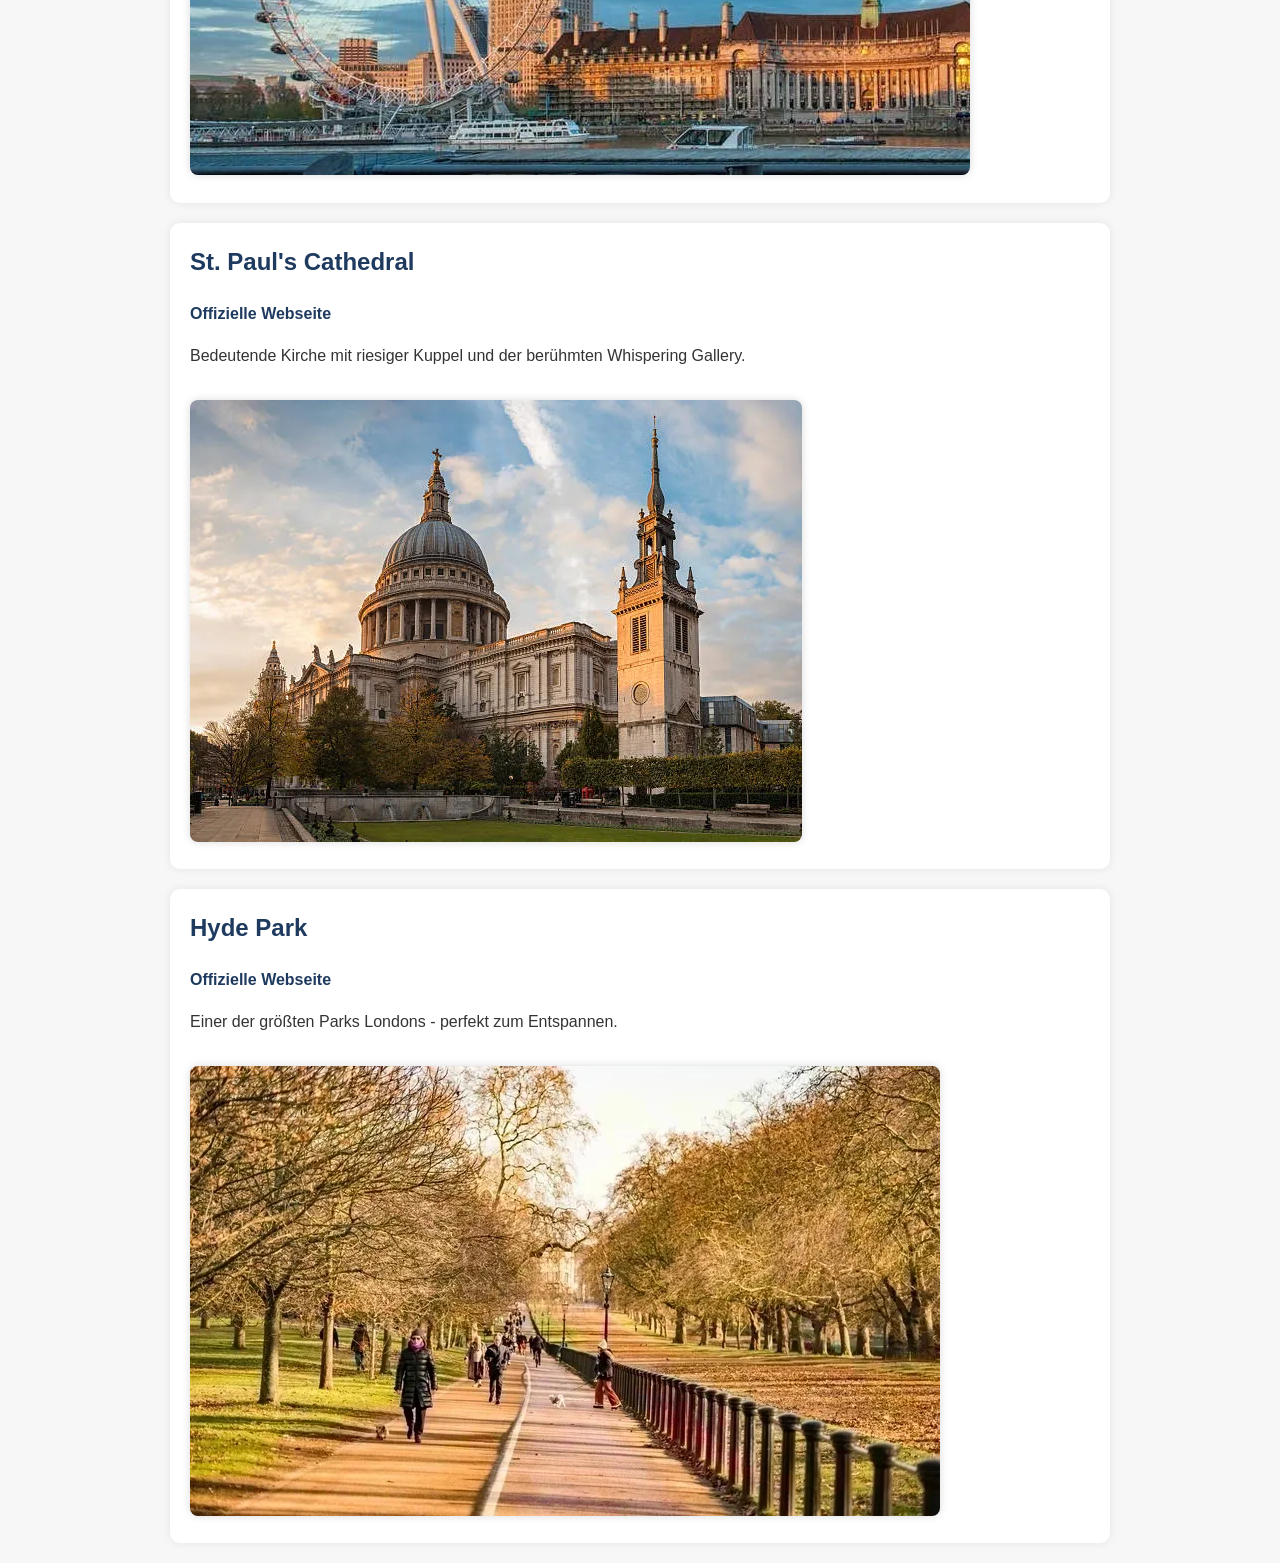
<file: Sehenswuerdigkeiten.html>
<!DOCTYPE html>
<html lang="de">
<head>
    <meta charset="UTF-8">
    <meta name="viewport" content="width=device-width, initial-scale=1.0">
    <title>Sehenswürdigkeiten</title>
    <link rel="stylesheet" href="style.css">
</head>
<body>

<nav>
    <ul>
        <li><a href="London.html">London</a></li>
        <li><a href="Sehenswuerdigkeiten.html">Sehenswürdigkeiten</a></li>
        <li><a href="Geschichte.html">Geschichte</a></li>
        <li><a href="essen-trinken.html">Essen & Trinken</a></li>
        <li><a href="Praktisches.html">Praktisches</a></li>
    </ul>
</nav>

<h1>Sehenswürdigkeiten in London</h1>

<section>
    <h2>Big Ben</h2>
    <p><a href="https://www.parliament.uk/visiting/" target="_blank">Offizielle Webseite</a></p>
    <p>
        Big Ben ist eines der bekanntesten Wahrzeichen Londons. Der Uhrturm heißt „Elizabeth Tower“, die Glocke ist Big Ben.
    </p>
    <img src="Images/bigben2.webp" alt="Big Ben" class="responsive-img">
</section>

<section>
    <h2>Tower of London</h2>
    <p><a href="https://www.hrp.org.uk/tower-of-london/" target="_blank">Offizielle Webseite</a></p>
    <p>
        Historische Festung, königlicher Palast, Gefängnis und Schatzkammer - heute Heimat der Kronjuwelen.
    </p>
    <img src="Images/toweroflondon2.webp" alt="Tower of London" class="responsive-img">
</section>

<section>
    <h2>Buckingham Palace</h2>
    <p><a href="https://www.rct.uk/visit/buckingham-palace" target="_blank">Offizielle Webseite</a></p>
    <p>
        Offizielle Residenz der britischen Königsfamilie. Berühmt für die Wachablösung.
    </p>
    <img src="Images/buckingham.webp" alt="Buckingham Palace" class="responsive-img">
</section>

<section>
    <h2>Tower Bridge</h2>
    <p><a href="https://www.towerbridge.org.uk/" target="_blank">Offizielle Webseite</a></p>
    <p>
        Ikonische Klappbrücke über die Themse mit Glasboden-Aussichtsplattform.
    </p>
    <img src="Images/TowerBridge2.jpg" alt="Tower Bridge" class="responsive-img">
</section>

<section>
    <h2>London Eye</h2>
    <p><a href="https://www.londoneye.com/" target="_blank">Offizielle Webseite</a></p>
    <p>
        Riesiges Riesenrad mit spektakulärer Aussicht über London.
    </p>
    <img src="Images/LondonEye2.jpg" alt="London Eye" class="responsive-img">
</section>

<section>
    <h2>St. Paul's Cathedral</h2>
    <p><a href="https://www.stpauls.co.uk/" target="_blank">Offizielle Webseite</a></p>
    <p>
        Bedeutende Kirche mit riesiger Kuppel und der berühmten Whispering Gallery.
    </p>
    <img src="Images/stpauls4.webp" alt="St. Paul's Cathedral" class="responsive-img">
</section>

<section>
    <h2>Hyde Park</h2>
    <p><a href="https://www.royalparks.org.uk/parks/hyde-park" target="_blank">Offizielle Webseite</a></p>
    <p>
        Einer der größten Parks Londons - perfekt zum Entspannen.
    </p>
    <img src="Images/hyde.webp" alt="Hyde Park" class="responsive-img">
</section>

</body>
</html>
</file>
<file: style.css>
/* --- Grundlayout --- */
body {
    font-family: Arial, Helvetica, sans-serif;
    margin: 0;
    padding: 0;
    background-color: #f7f7f7;
    color: #333;
    line-height: 1.6;
}

/* --- Navigation --- */
nav {
    background: #14263f;
    padding: 10px 20px;
    box-shadow: 0 2px 5px rgba(0,0,0,0.2);
}

nav ul {
    list-style: none;
    margin: 0;
    padding: 0;
    display: flex;
    gap: 20px;
    justify-content: center;
}

nav ul li a {
    color: white;
    text-decoration: none;
    font-weight: bold;
    font-size: 1rem;
    padding: 8px 12px;
    border-radius: 5px;
    transition: background 0.2s;
}

nav ul li a:hover {
    background: #1e3a5f;
}

/* --- Header --- */
header {
    background: #1e3a5f;
    color: white;
    padding: 40px 20px;
    text-align: center;
}

header h1 {
    margin: 0;
    font-size: 2.5rem;
}

header p {
    margin-top: 10px;
    font-size: 1.2rem;
}

/* --- Abschnitt-Container --- */
section {
    background: white;
    margin: 20px auto;
    padding: 20px;
    max-width: 900px;
    border-radius: 10px;
    box-shadow: 0 0 10px rgba(0,0,0,0.08);
}

/* --- Überschriften --- */
h2 {
    margin-top: 0;
    color: #1e3a5f;
}

/* --- Bilder --- */
.responsive-img {
    max-width: 100%;
    height: auto;
    border-radius: 8px;
    margin-top: 15px;
    box-shadow: 0 0 8px rgba(0,0,0,0.15);
}

/* --- Links --- */
a {
    color: #1e3a5f;
    font-weight: bold;
    text-decoration: none;
}

a:hover {
    text-decoration: underline;
}

/* --- Mobile Optimierung --- */
@media (max-width: 600px) {
    nav ul {
        flex-direction: column;
        gap: 10px;
    }

    nav ul li a {
        text-align: center;
        display: block;
    }

    header h1 {
        font-size: 2rem;
    }

    section {
        padding: 15px;
    }
}
</file>
